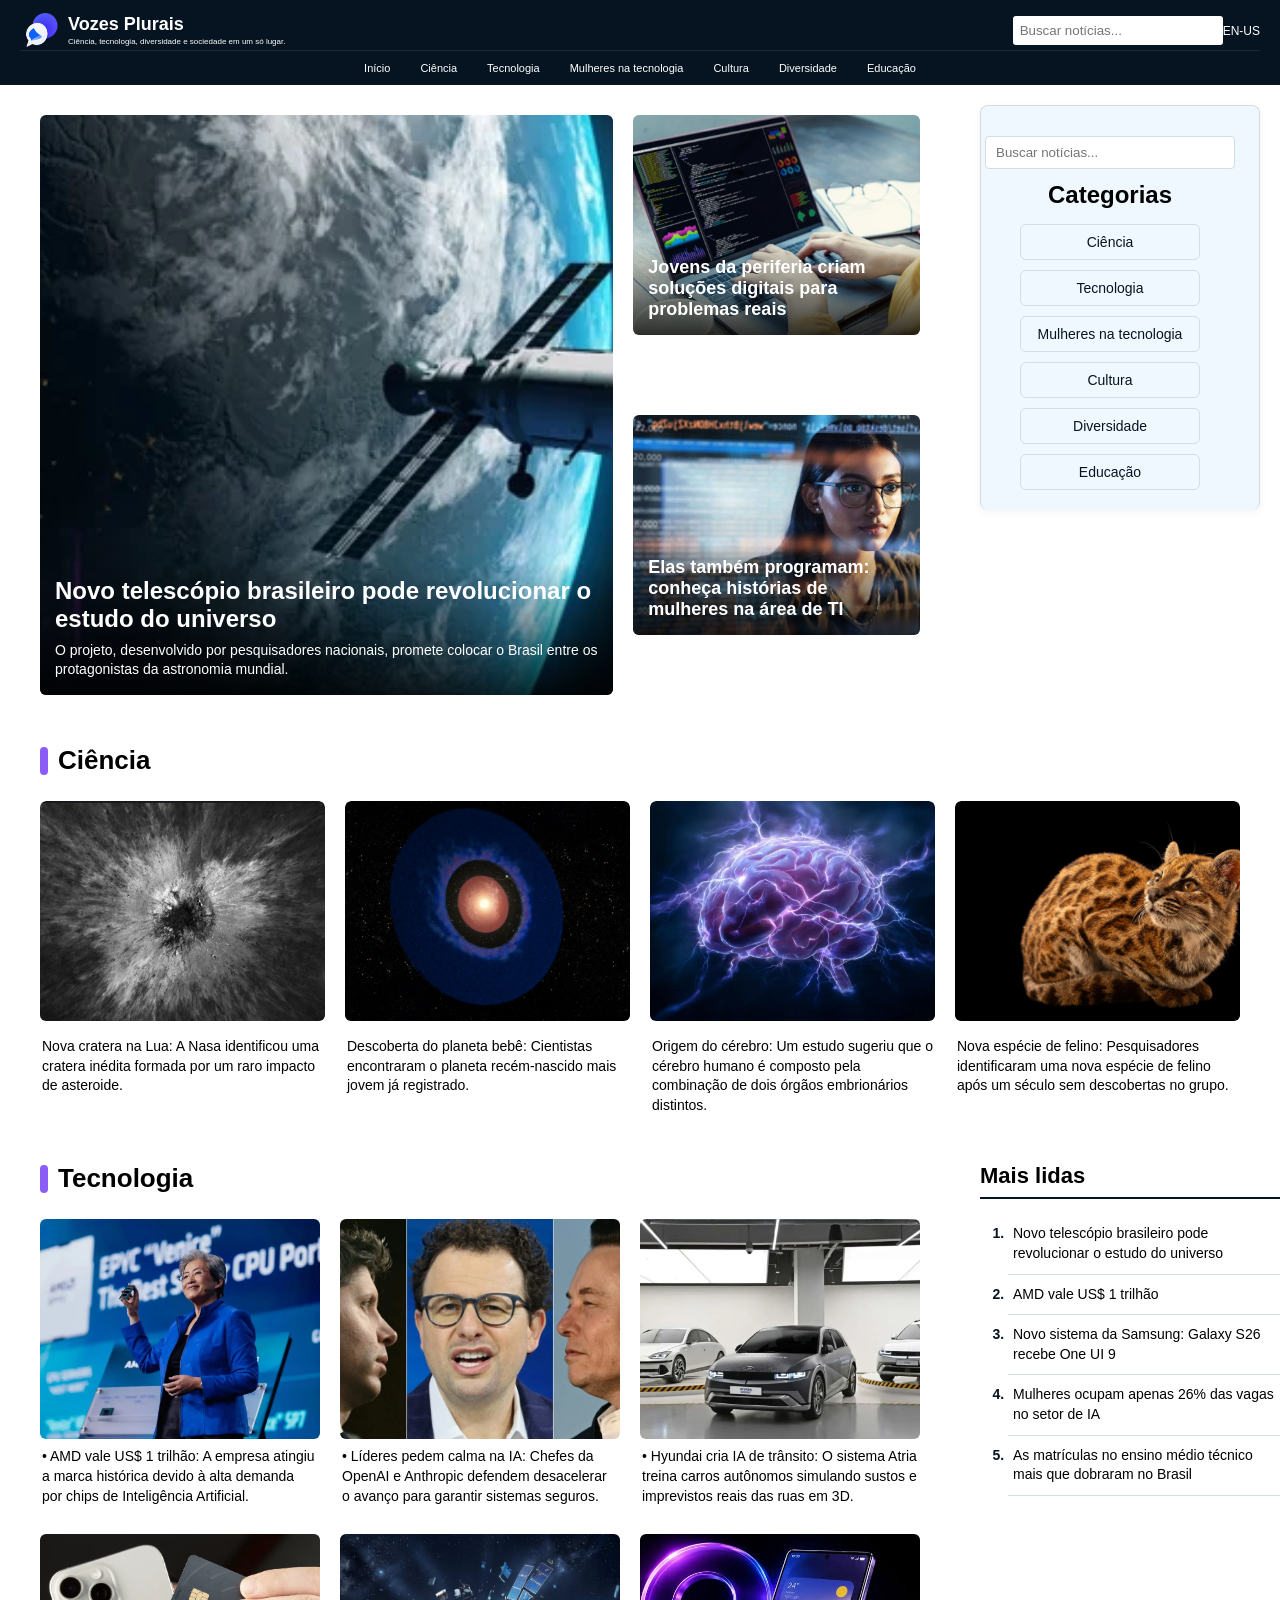
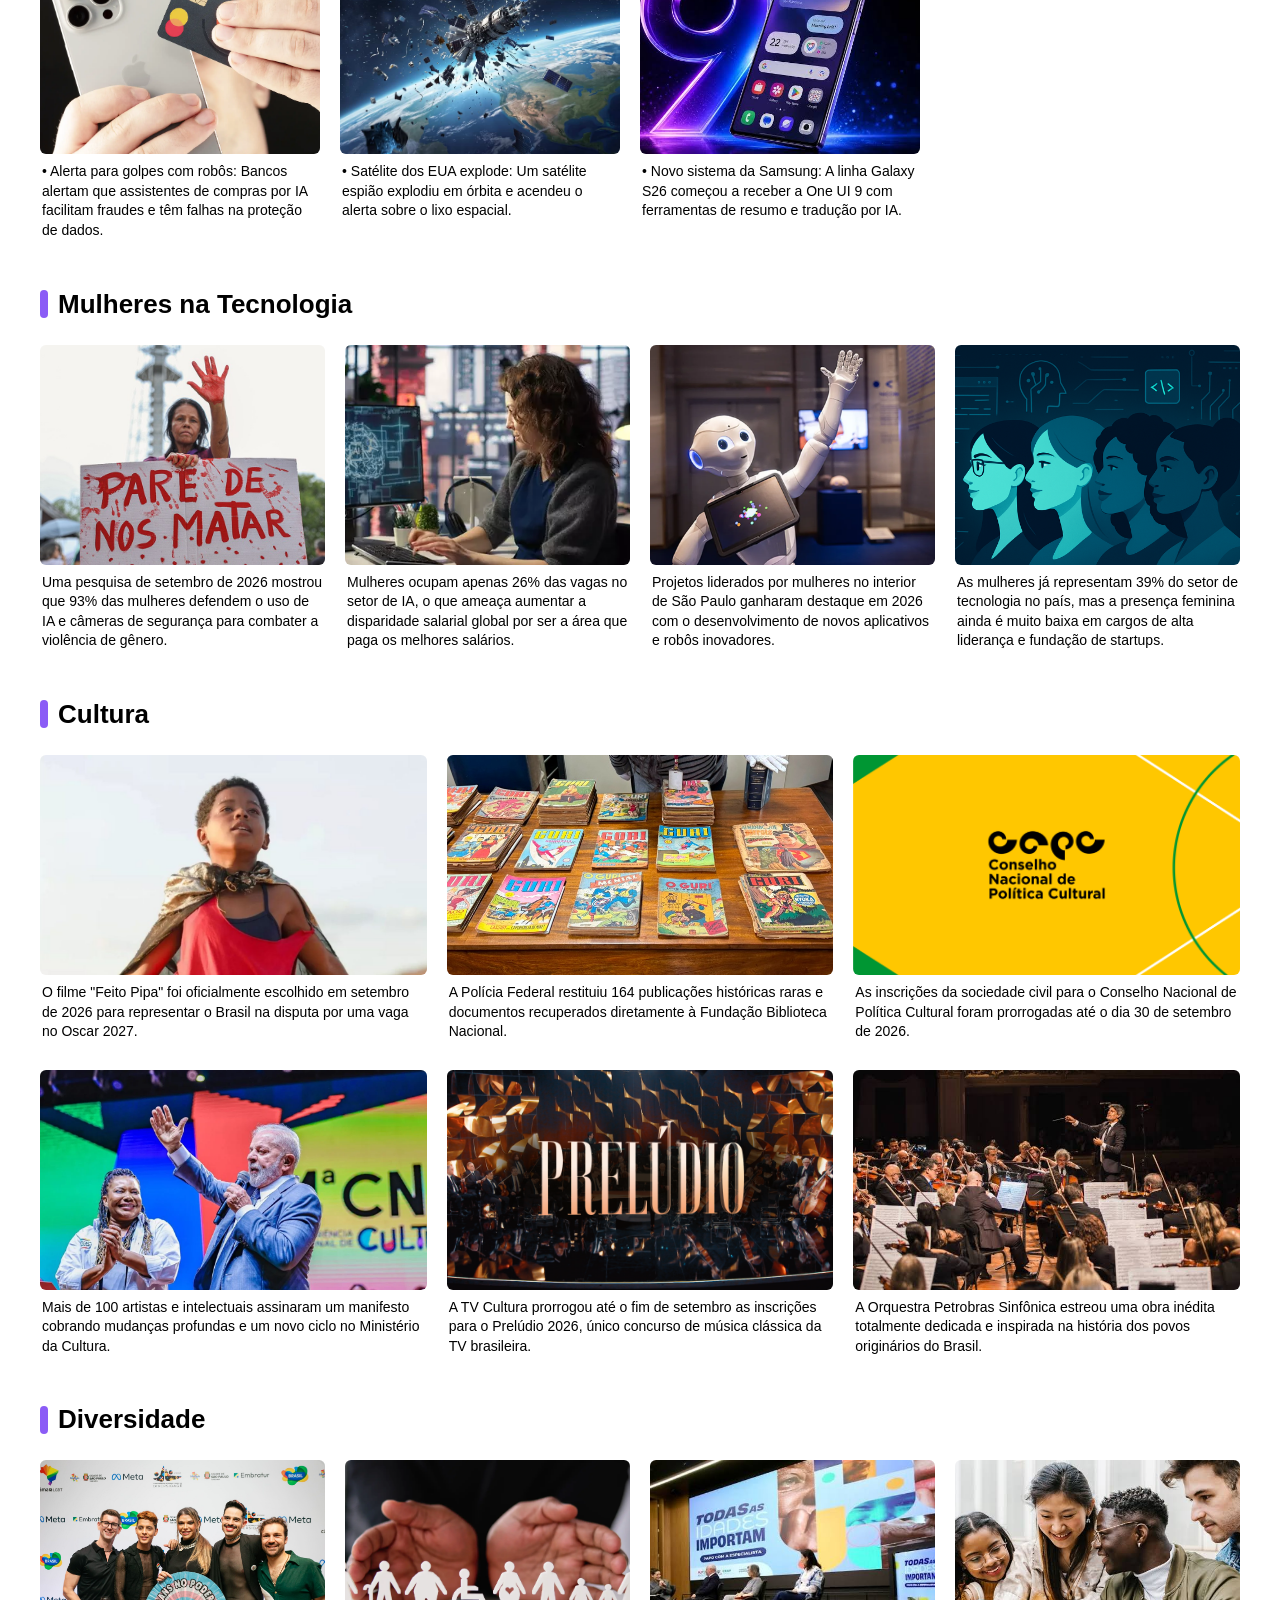
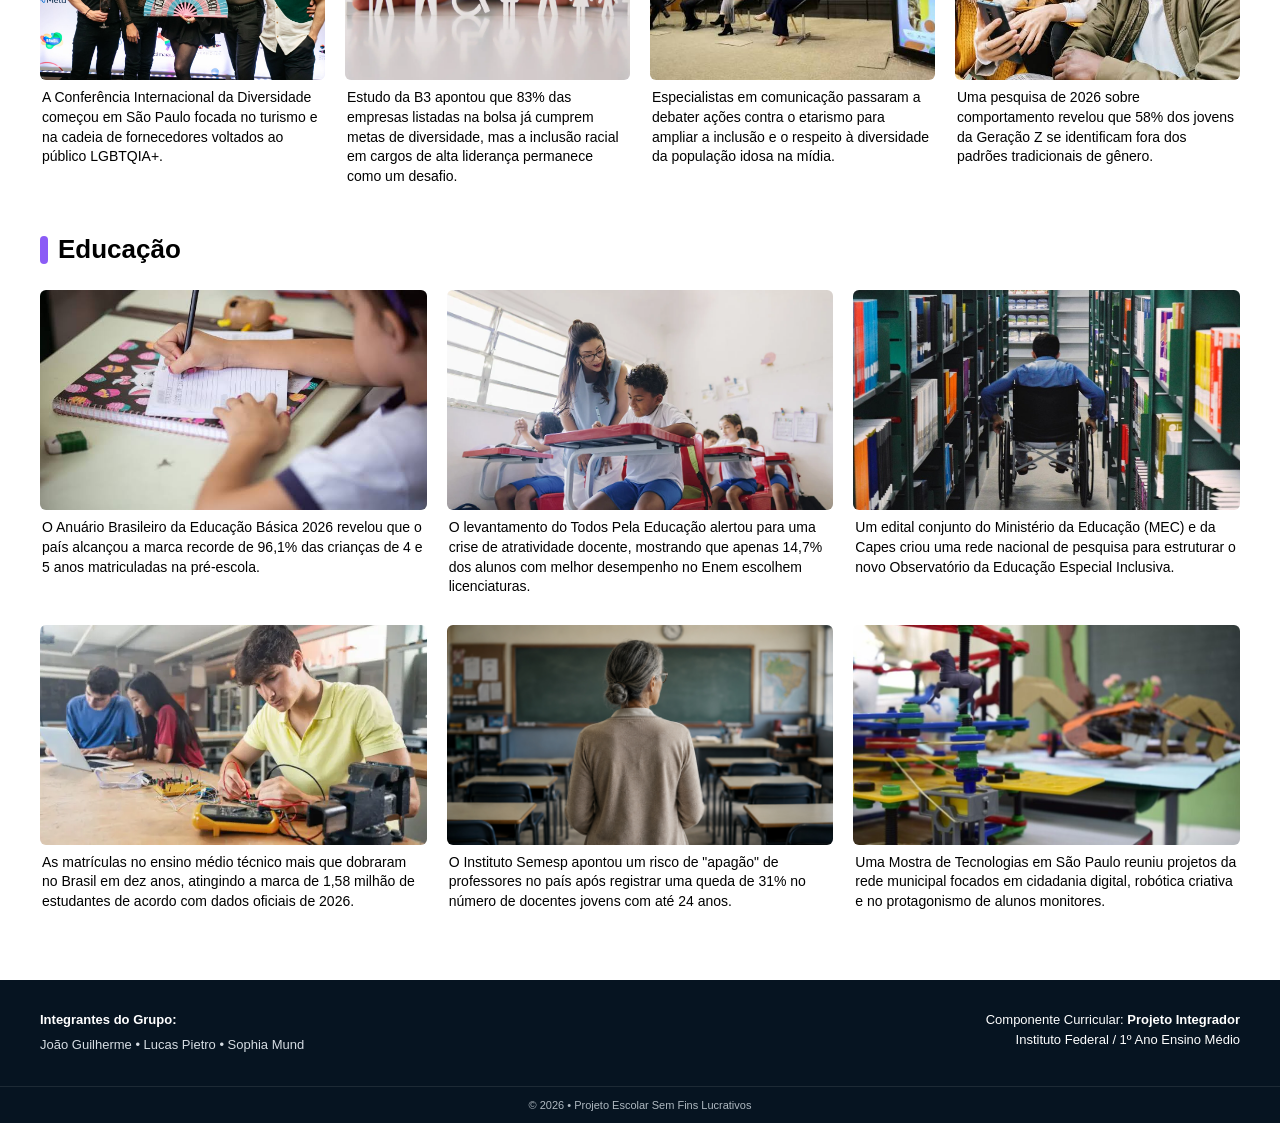
<file: index.html>
<!doctype html>
<html lang="pt-BR">
  <head>
    <meta charset="UTF-8" />
    <meta name="viewport" content="width=device-width, initial-scale=1.0" />
    <title>Vozes Plurais</title>
    <link rel="icon" href="img/icons8-diversidade-32.png" type="image/x-icon" />
    <link rel="stylesheet" href="css/style.css">
  </head>
  <body>
    <!-- ===== CABEÇALHO ===== -->
    <header>
        <div class="logo">
            <img src="img/logo.png" alt="">
        </div>
      <div class="título">
        <h1>Vozes Plurais</h1>
        <p>Ciência, tecnologia, diversidade e sociedade em um só lugar.</p>
      </div>

      <input
        type="text"
        name="barraPesquisa"
        id="barraPesquisa"
        placeholder="Buscar notícias..."
      />

      <!-- ===== Botão idioma ===== -->
      <div class="seletorIdioma">
        <a href="indexEn.html" class="botaoSeletorIdioma">
          <!-- Imagem da bandeira -->
          <span>EN-US</span>
        </a>
      </div>

      <!-- ===== Barra de navegação de temas do topo =====-->
      <nav>
        <a href="#inicio">Início</a>
        <a href="#ciencia">Ciência</a>
        <a href="#tecnologia">Tecnologia</a>
        <a href="#mulheresNaTecnologia">Mulheres na tecnologia</a>
        <a href="#cultura">Cultura</a>
        <a href="#diversidade">Diversidade</a>
        <a href="#educacao">Educação</a>
      </nav>
    </header>

    <!--  ===== CONTEÚDO ===== -->
    <main>
      <!-- ===== Seção Início ===== -->
       <div class="inicio-com-sidebar">
      <section id="inicio">
        <div class="container-inicio-imagem1">
          <img src="img/inicio/satelite.webp" alt="Visão da terra do espaço" />

          <div class="texto-sobreposto">
            <h3>
              Novo telescópio brasileiro pode revolucionar o estudo do universo
            </h3>
            <p>
              O projeto, desenvolvido por pesquisadores nacionais, promete
              colocar o Brasil entre os protagonistas da astronomia mundial.
            </p>
          </div>
        </div>

        <div class="container-inicio-imagem2">
          <img
            src="img/inicio/notebook.jpg"
            alt="Notebook com pessoa programando"
          />
          <div class="texto-sobreposto">
            <h3>
              Jovens da periferia criam soluções digitais para problemas reais
            </h3>
          </div>
        </div>

        <div class="container-inicio-imagem3">
          <img
            src="img/inicio/mulher1.jpg"
            alt="Mulher utilizando computador"
          />
          <div class="texto-sobreposto">
            <h3>
              Elas também programam: conheça histórias de mulheres na área de TI
            </h3>
          </div>
        </div>
      </section>

      <!-- ===== Barra Lateral de buscar categorias ===== -->
      <aside id="barraLateral1">
        <input
          type="text"
          name="barraPesquisa"
          id="barraPesquisa-aside"
          placeholder="Buscar notícias..."
        />

        <h2>Categorias</h2>
        <nav>
          <a href="#ciencia">Ciência</a>
          <a href="#tecnologia">Tecnologia</a>
          <a href="#mulheresNaTecnologia">Mulheres na tecnologia</a>
          <a href="#cultura">Cultura</a>
          <a href="#diversidade">Diversidade</a>
          <a href="#educacao">Educação</a>
        </nav>
      </aside>
      </div>

      <!-- ===== Seção CIÊNCIA ===== -->
      <section id="ciencia">
        <h2>Ciência</h2>
        <div class="container-ciencia-imagem1">
          <figure>
            <img src="img/ciencia/cratera.jpeg" alt="cratera na lua" />
            <figcaption>
              Nova cratera na Lua: A Nasa identificou uma cratera inédita
              formada por um raro impacto de asteroide.
            </figcaption>
          </figure>
        </div>

        <div class="container-ciencia-imagem2">
          <figure>
            <img src="img/ciencia/elias.webp" alt="Planeta novo no espaço" />
            <figcaption>
              Descoberta do planeta bebê: Cientistas encontraram o planeta
              recém-nascido mais jovem já registrado.
            </figcaption>
          </figure>
        </div>

        <div class="container-ciencia-imagem3">
          <figure>
            <img src="img/ciencia/cerebro.webp" alt="zoom em cerebro" />
            <figcaption>
              Origem do cérebro: Um estudo sugeriu que o cérebro humano é
              composto pela combinação de dois órgãos embrionários distintos.
            </figcaption>
          </figure>
        </div>

        <div class="container-ciencia-imagem4">
          <figure>
            <img src="img/ciencia/felino.jpg" alt="especie de felino" />
            <figcaption>
              Nova espécie de felino: Pesquisadores identificaram uma nova
              espécie de felino após um século sem descobertas no grupo.
            </figcaption>
          </figure>
        </div>
      </section>

      <!-- ===== Seção TECNOLOGIA ===== -->
       <div class="secao-com-sidebar">
      <section id="tecnologia">
        <h2>Tecnologia</h2>
        <div class="container-ciencia-imagem1">
          <figure>
            <img src="img/tecnologia/amd.webp" alt="CEO da empresa amd" />
            <figcaption>
              • AMD vale US$ 1 trilhão: A empresa atingiu a marca histórica
              devido à alta demanda por chips de Inteligência Artificial.
            </figcaption>
          </figure>
        </div>
        <!-- ================================================================= -->
        <div class="container-ciencia-imagem2">
          <figure>
            <img
              src="img/tecnologia/setor-ia.webp"
              alt="Rostos conhecidos no mundo das IAs"
            />
            <figcaption>
              • Líderes pedem calma na IA: Chefes da OpenAI e Anthropic defendem
              desacelerar o avanço para garantir sistemas seguros.
            </figcaption>
          </figure>
        </div>
        <!-- ================================================================= -->
        <div class="container-ciencia-imagem3">
          <figure>
            <img
              src="img/tecnologia/hyundai.webp"
              alt="carros da marca hyundai"
            />
            <figcaption>
              • Hyundai cria IA de trânsito: O sistema Atria treina carros
              autônomos simulando sustos e imprevistos reais das ruas em 3D.
            </figcaption>
          </figure>
        </div>
        <!-- ================================================================= -->
        <div class="container-ciencia-imagem4">
          <figure>
            <img
              src="img/tecnologia/bancos-ia.webp"
              alt="Imagem de um celular e um cartão, represetando compras online"
            />
            <figcaption>
              • Alerta para golpes com robôs: Bancos alertam que assistentes de
              compras por IA facilitam fraudes e têm falhas na proteção de
              dados.
            </figcaption>
          </figure>
        </div>
        <!-- ================================================================= -->
        <div class="container-ciencia-imagem5">
          <figure>
            <img
              src="img/tecnologia/satelite-explosao.jpg"
              alt="imagem de um satelite destruído"
            />
            <figcaption>
              • Satélite dos EUA explode: Um satélite espião explodiu em órbita
              e acendeu o alerta sobre o lixo espacial.
            </figcaption>
          </figure>
        </div>
        <!-- ================================================================= -->
        <div class="container-ciencia-imagem6">
          <figure>
            <img
              src="img/tecnologia/one-ui9.jpeg"
              alt="imagem de um celular com a nova tecnologia One UI 9"
            />
            <figcaption>
              • Novo sistema da Samsung: A linha Galaxy S26 começou a receber a
              One UI 9 com ferramentas de resumo e tradução por IA.
            </figcaption>
          </figure>
        </div>
      </section>

      <!-- ===== Barra Lateral de mais lidas ATUALIZAR AO FINALIZAR TODAS NOTICIAS ===== -->
       
      <aside id="barraLateral2">
        <h2>Mais lidas</h2>
        <ol>
          <li>
            Novo telescópio brasileiro pode revolucionar o estudo do universo
          </li>
          <li>AMD vale US$ 1 trilhão</li>
          <li>Novo sistema da Samsung: Galaxy S26 recebe One UI 9</li>
          <li>Mulheres ocupam apenas 26% das vagas no setor de IA</li>
          <li>
            As matrículas no ensino médio técnico mais que dobraram no Brasil
          </li>
        </ol>
      </aside>
      </div>

      <!-- ===== Seção MULHERES NA TECNOLOGIA ===== -->
      <section id="mulheresNaTecnologia">
        <h2>Mulheres na Tecnologia</h2>
        <div class="container-mulheresNaTecnologia-imagem1">
          <figure>
            <img
              src="img/mulheres/feminicidio-ia.jpeg"
              alt="mulher com cartaz contra o feminicídio"
            />
            <figcaption>
              Uma pesquisa de setembro de 2026 mostrou que 93% das mulheres
              defendem o uso de IA e câmeras de segurança para combater a
              violência de gênero.
            </figcaption>
          </figure>
        </div>
        <!-- ================================================================= -->
        <div class="container-mulheresNaTecnologia-imagem2">
          <figure>
            <img
              src="img/mulheres/desigualdade-ia.webp"
              alt="duas mulheres trabalhando com tecnologia"
            />
            <figcaption>
              Mulheres ocupam apenas 26% das vagas no setor de IA, o que ameaça
              aumentar a disparidade salarial global por ser a área que paga os
              melhores salários.
            </figcaption>
          </figure>
        </div>
        <!-- ================================================================= -->
        <div class="container-mulheresNaTecnologia-imagem3">
          <figure>
            <img
              src="img/mulheres/robotica.webp"
              alt="robô para feiras de robótica"
            />
            <figcaption>
              Projetos liderados por mulheres no interior de São Paulo ganharam
              destaque em 2026 com o desenvolvimento de novos aplicativos e
              robôs inovadores.
            </figcaption>
          </figure>
        </div>
        <!-- ================================================================= -->
        <div class="container-mulheresNaTecnologia-imagem4">
          <figure>
            <img
              src="img/mulheres/crescimento-setor.png"
              alt="Imagem de mulheres relacionadas a tecnologia"
            />
            <figcaption>
              As mulheres já representam 39% do setor de tecnologia no país, mas
              a presença feminina ainda é muito baixa em cargos de alta
              liderança e fundação de startups.
            </figcaption>
          </figure>
        </div>
      </section>

      <!-- ===== Seção CULTURA ===== -->
      <section id="cultura">
        <h2>Cultura</h2>
        <div class="container-cultura-imagem1">
          <figure>
            <img
              src="img/cultura/filme-pipa.jpg"
              alt="Criança correndo ao ar livre"
            />
            <figcaption>
              O filme "Feito Pipa" foi oficialmente escolhido em setembro de
              2026 para representar o Brasil na disputa por uma vaga no Oscar
              2027.
            </figcaption>
          </figure>
        </div>
        <!-- ================================================================= -->
        <div class="container-cultura-imagem2">
          <figure>
            <img
              src="img/cultura/pf-obras.jpeg"
              alt="documentos restituídos pela Polícia Federal"
            />
            <figcaption>
              A Polícia Federal restituiu 164 publicações históricas raras e
              documentos recuperados diretamente à Fundação Biblioteca Nacional.
            </figcaption>
          </figure>
        </div>
        <!-- ================================================================= -->
        <div class="container-cultura-imagem3">
          <figure>
            <img
              src="img/cultura/cnpc.jpg"
              alt="logo do conselho nacional de política cultural"
            />
            <figcaption>
              As inscrições da sociedade civil para o Conselho Nacional de
              Política Cultural foram prorrogadas até o dia 30 de setembro de
              2026.
            </figcaption>
          </figure>
        </div>
        <!-- ================================================================= -->
        <div class="container-cultura-imagem4">
          <figure>
            <img
              src="img/cultura/artistas-lula.webp"
              alt="Presidente da república, Lula"
            />
            <figcaption>
              Mais de 100 artistas e intelectuais assinaram um manifesto
              cobrando mudanças profundas e um novo ciclo no Ministério da
              Cultura.
            </figcaption>
          </figure>
        </div>
        <!-- ================================================================= -->
        <div class="container-cultura-imagem5">
          <figure>
            <img
              src="img/cultura/preludio-tvCultura.png"
              alt="Banner prelúdio da Tv Cultura"
            />
            <figcaption>
              A TV Cultura prorrogou até o fim de setembro as inscrições para o
              Prelúdio 2026, único concurso de música clássica da TV brasileira.
            </figcaption>
          </figure>
        </div>
        <!-- ================================================================= -->
        <div class="container-cultura-imagem6">
          <figure>
            <img
              src="img/cultura/orquestra.jpeg"
              alt="Imagem da orquestra Petrobras"
            />
            <figcaption>
              A Orquestra Petrobras Sinfônica estreou uma obra inédita
              totalmente dedicada e inspirada na história dos povos originários
              do Brasil.
            </figcaption>
          </figure>
        </div>
      </section>

      <!-- ===== Seção DIVERSIDADE ===== -->
      <section id="diversidade">
        <h2>Diversidade</h2>
        <div class="container-diversidade-imagem1">
          <figure>
            <img
              src="img/diversidade/conferencia.jpg"
              alt="Imagem de uma conferência sobre diversidade"
            />
            <figcaption>
              A Conferência Internacional da Diversidade começou em São Paulo
              focada no turismo e na cadeia de fornecedores voltados ao público
              LGBTQIA+.
            </figcaption>
          </figure>
        </div>
        <!-- ================================================================= -->
        <div class="container-diversidade-imagem2">
          <figure>
            <img
              src="img/diversidade/metas-empresas.webp"
              alt="imagens de bonecos representando diversos tipos de pessoas, a diversidade"
            />
            <figcaption>
              Estudo da B3 apontou que 83% das empresas listadas na bolsa já
              cumprem metas de diversidade, mas a inclusão racial em cargos de
              alta liderança permanece como um desafio.
            </figcaption>
          </figure>
        </div>
        <!-- ================================================================= -->
        <div class="container-diversidade-imagem3">
          <figure>
            <img
              src="img/diversidade/debates-etarismo.jpeg"
              alt="Pessoas reunidas em debate sobre etarismo"
            />
            <figcaption>
              Especialistas em comunicação passaram a debater ações contra o
              etarismo para ampliar a inclusão e o respeito à diversidade da
              população idosa na mídia.
            </figcaption>
          </figure>
        </div>
        <!-- ================================================================= -->
        <div class="container-diversidade-imagem4">
          <figure>
            <img
              src="img/diversidade/identificacao-genero-jovens.jpeg"
              alt="Jovens diversos reunidos conversando e rindo"
            />
            <figcaption>
              Uma pesquisa de 2026 sobre comportamento revelou que 58% dos
              jovens da Geração Z se identificam fora dos padrões tradicionais
              de gênero.
            </figcaption>
          </figure>
        </div>
      </section>

      <!-- ===== Seção EDUCAÇÃO ===== -->
      <section id="educacao">
        <h2>Educação</h2>
        <div class="container-ciencia-imagem1">
          <figure>
            <img
              src="img/educacao/marca-criancas-matriculadas.jpeg"
              alt="Criança estudando na escola"
            />
            <figcaption>
              O Anuário Brasileiro da Educação Básica 2026 revelou que o país
              alcançou a marca recorde de 96,1% das crianças de 4 e 5 anos
              matriculadas na pré-escola.
            </figcaption>
          </figure>
        </div>
        <!-- ================================================================= -->
        <div class="container-ciencia-imagem2">
          <figure>
            <img
              src="img/educacao/crise-professores.webp"
              alt="professora auxiliando aluno em sala de aula"
            />
            <figcaption>
              O levantamento do Todos Pela Educação alertou para uma crise de
              atratividade docente, mostrando que apenas 14,7% dos alunos com
              melhor desempenho no Enem escolhem licenciaturas.
            </figcaption>
          </figure>
        </div>
        <!-- ================================================================= -->
        <div class="container-ciencia-imagem3">
          <figure>
            <img
              src="img/educacao/redeNacional-inclusiva.jpeg"
              alt="Aluno com cadeira de rodas visitando a biblioteca de sua escola"
            />
            <figcaption>
              Um edital conjunto do Ministério da Educação (MEC) e da Capes
              criou uma rede nacional de pesquisa para estruturar o novo
              Observatório da Educação Especial Inclusiva.
            </figcaption>
          </figure>
        </div>
        <!-- ================================================================= -->
        <div class="container-ciencia-imagem4">
          <figure>
            <img
              src="img/educacao/numeros-em-tecnico.webp"
              alt="jovem fazendo trabalho de seu curso tecnico"
            />
            <figcaption>
              As matrículas no ensino médio técnico mais que dobraram no Brasil
              em dez anos, atingindo a marca de 1,58 milhão de estudantes de
              acordo com dados oficiais de 2026.
            </figcaption>
          </figure>
        </div>
        <!-- ================================================================= -->
        <div class="container-ciencia-imagem5">
          <figure>
            <img
              src="img/educacao/sem-professores.jpg"
              alt="Professora em uma sala de aula sem alunos"
            />
            <figcaption>
              O Instituto Semesp apontou um risco de "apagão" de professores no
              país após registrar uma queda de 31% no número de docentes jovens
              com até 24 anos.
            </figcaption>
          </figure>
        </div>
        <!-- ================================================================= -->
        <div class="container-ciencia-imagem6">
          <figure>
            <img
              src="img/educacao/mostra-tecnologia.jpg"
              alt="Feira relacionada a educação"
            />
            <figcaption>
              Uma Mostra de Tecnologias em São Paulo reuniu projetos da rede
              municipal focados em cidadania digital, robótica criativa e no
              protagonismo de alunos monitores.
            </figcaption>
          </figure>
        </div>
      </section>
    </main>

    <footer class="footer-escolar">
      <div class="footer-container">
        <!-- Identificação do Grupo -->
        <div class="footer-secao">
          <p class="titulo-grupo"><strong>Integrantes do Grupo:</strong></p>
          <p class="membros">
            João Guilherme &bull; Lucas Pietro &bull; Sophia Mund
          </p>
        </div>

        <!-- Informações da Escola / Curso -->
        <div class="footer-section">
          <p>Componente Curricular: <strong>Projeto Integrador</strong></p>
          <p>Instituto Federal / 1º Ano Ensino Médio</p>
        </div>
      </div>

      <!-- Barra de Ano -->
      <div class="footer-ano">
        <p>&copy; 2026 &bull; Projeto Escolar Sem Fins Lucrativos</p>
      </div>
    </footer>
  </body>
</html>
</file>
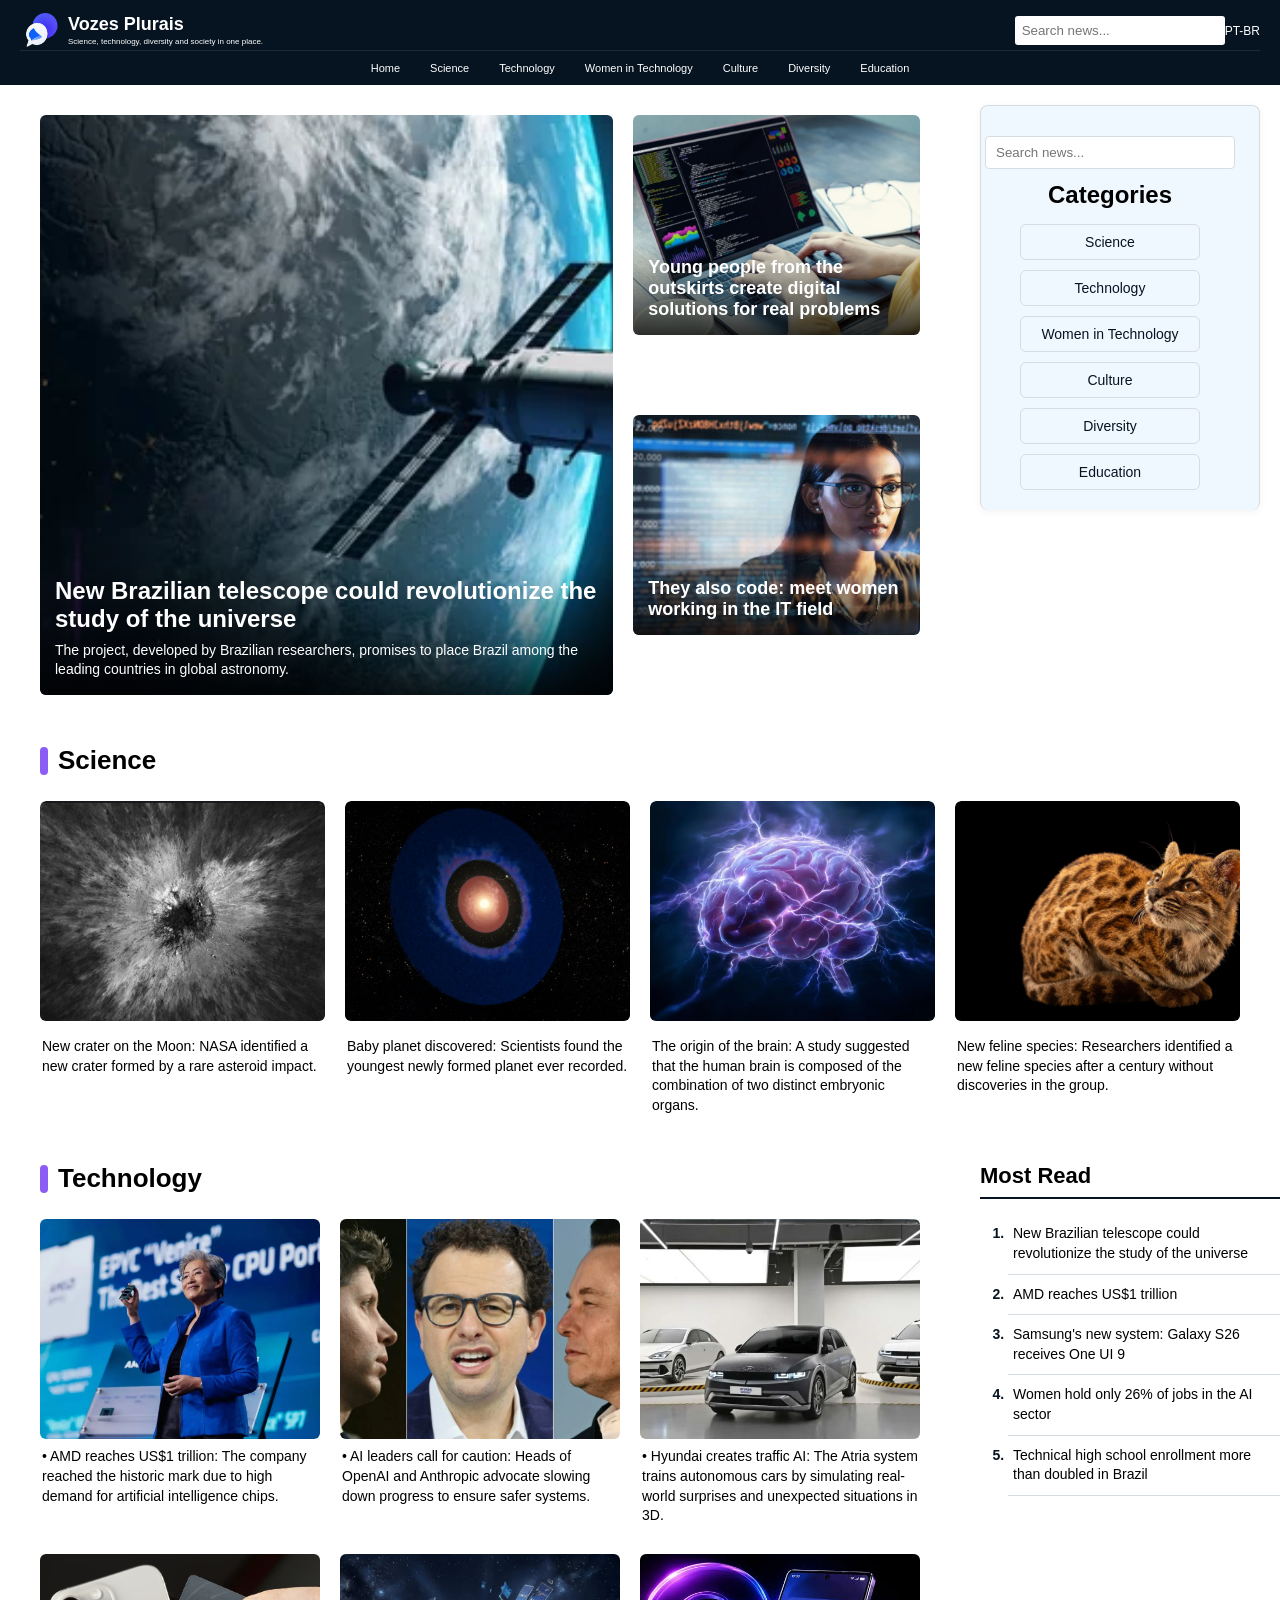
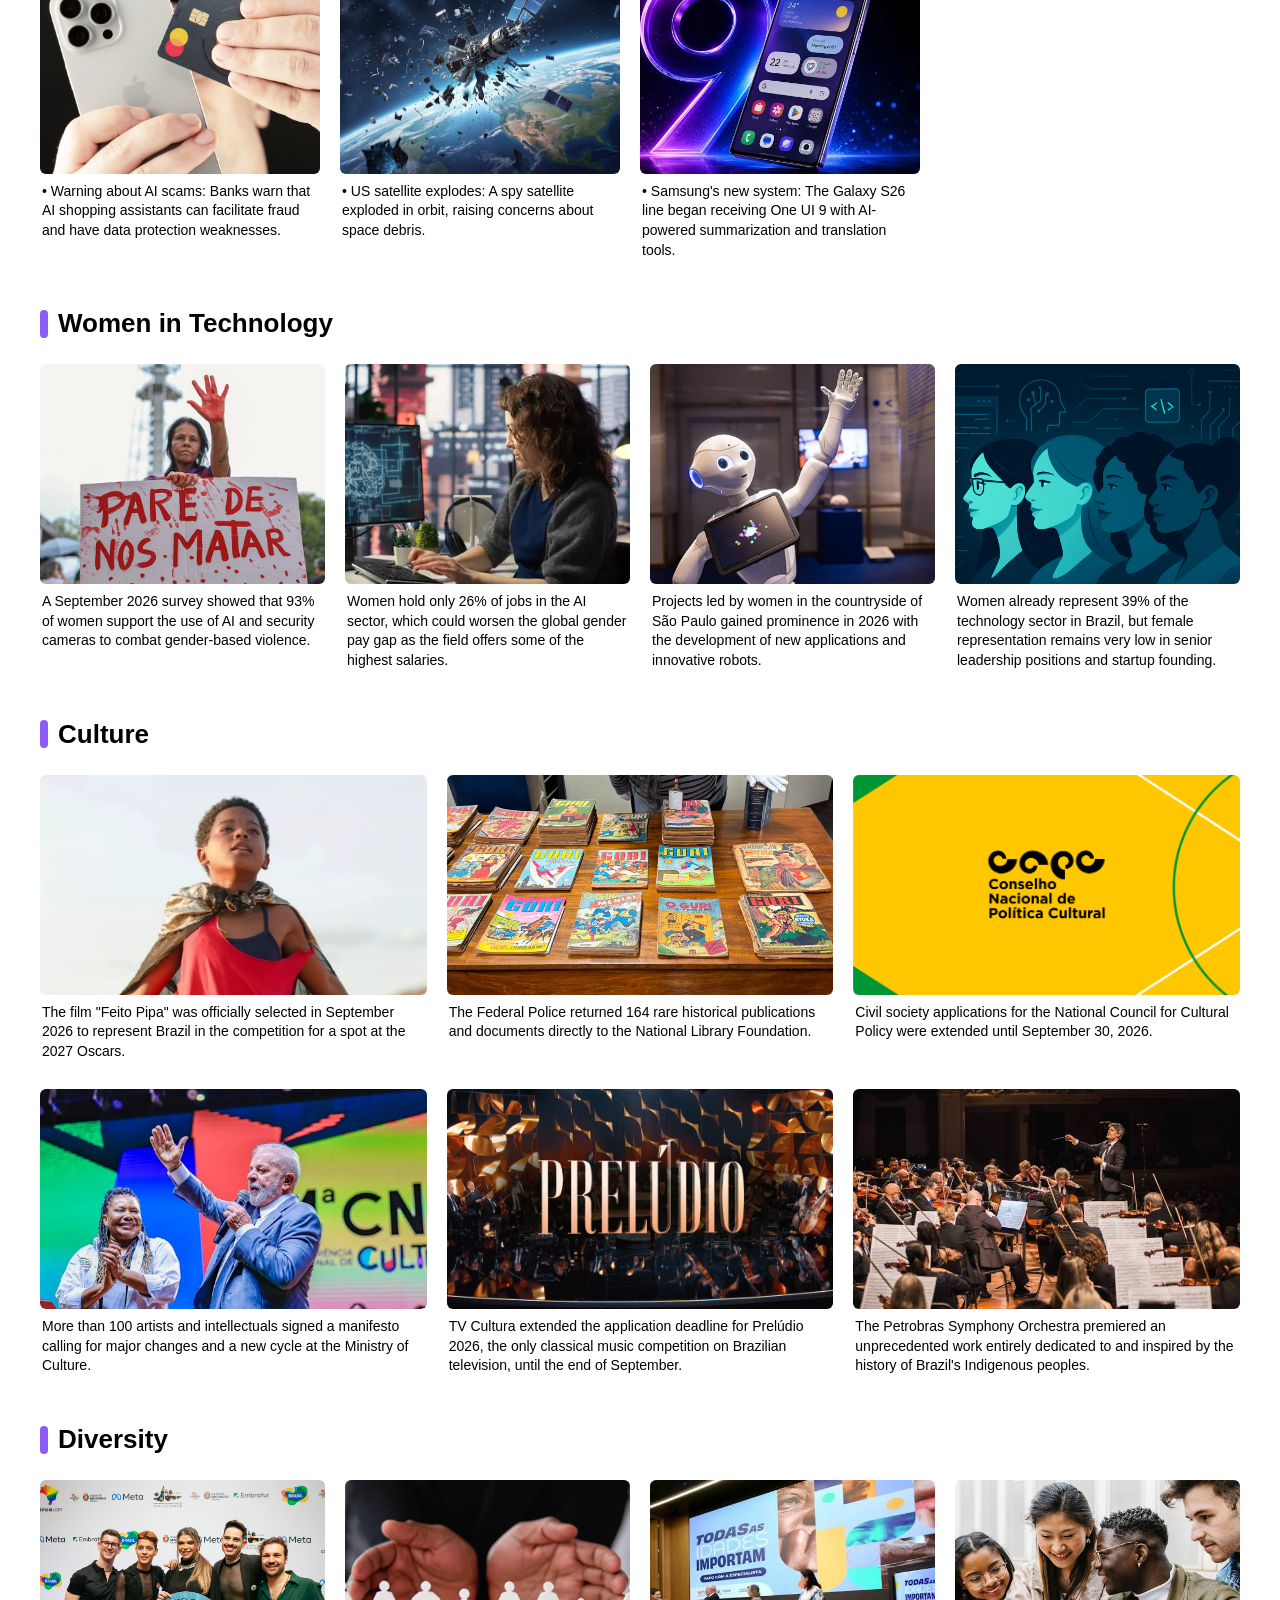
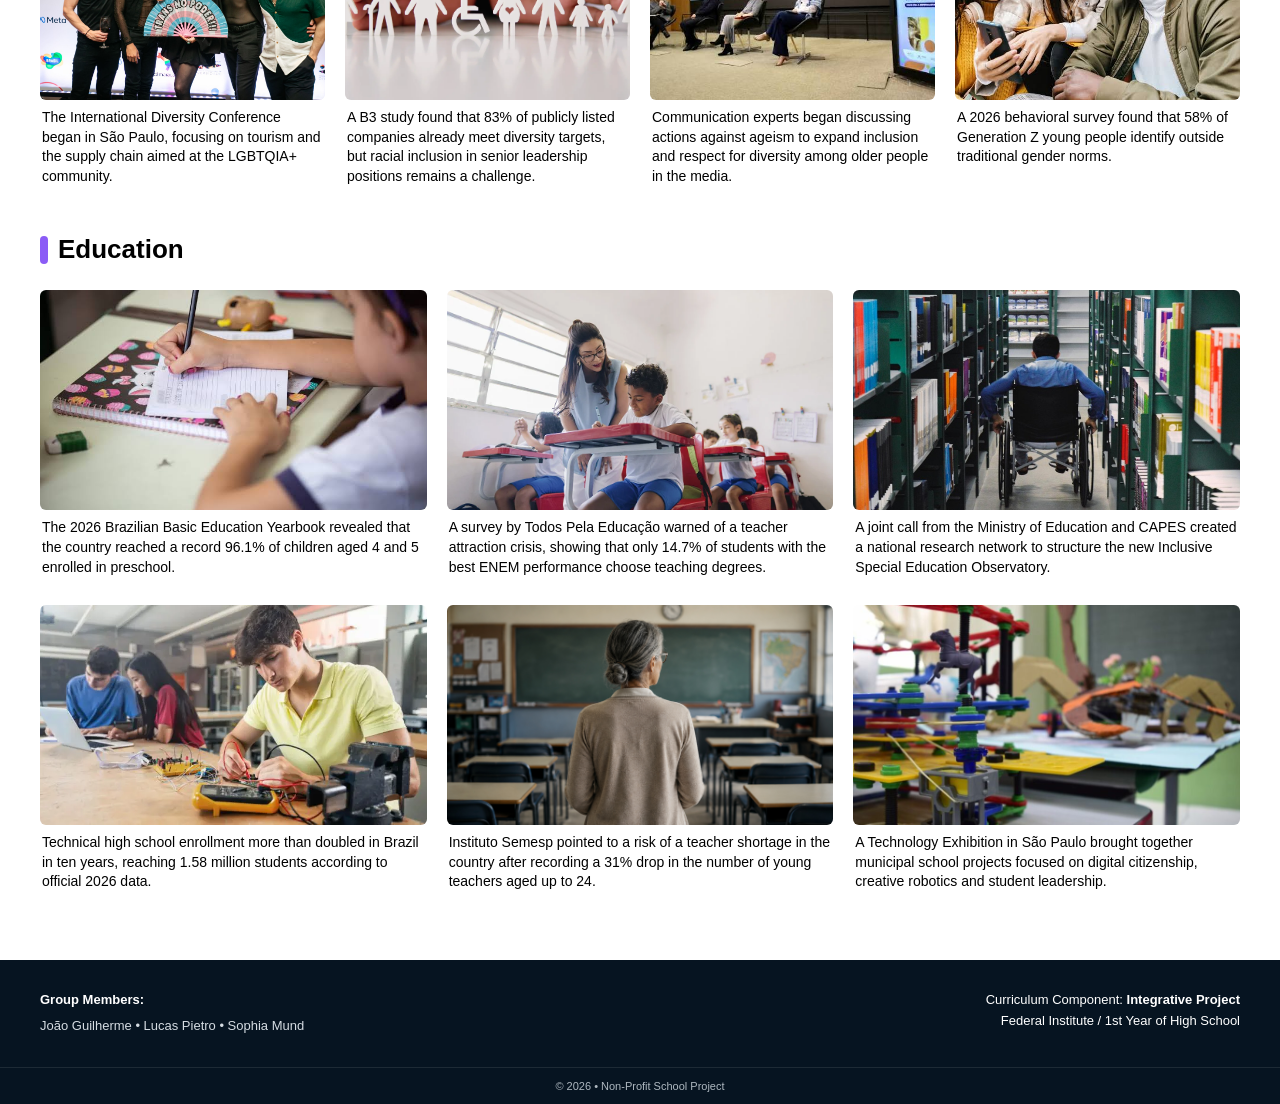
<file: indexEn.html>
<!doctype html>
<html lang="en">
  <head>
    <meta charset="UTF-8" />
    <meta name="viewport" content="width=device-width, initial-scale=1.0" />
    <title>Vozes Plurais</title>
    <link rel="icon" href="img/icons8-diversidade-32.png" type="image/x-icon" />
    <link rel="stylesheet" href="css/style.css" />
  </head>

  <body>
    <!-- ===== HEADER ===== -->
    <header>
      <div class="logo">
        <img src="img/logo.png" alt="" />
      </div>

      <div class="título">
        <h1>Vozes Plurais</h1>
        <p>Science, technology, diversity and society in one place.</p>
      </div>

      <input
        type="text"
        name="barraPesquisa"
        id="barraPesquisa"
        placeholder="Search news..."
      />

      <!-- ===== LANGUAGE BUTTON ===== -->
      <div class="seletorIdioma">
        <a href="index.html" class="botaoSeletorIdioma">
          <span>PT-BR</span>
        </a>
      </div>

      <!-- ===== TOPIC NAVIGATION ===== -->
      <nav>
        <a href="#inicio">Home</a>
        <a href="#ciencia">Science</a>
        <a href="#tecnologia">Technology</a>
        <a href="#mulheresNaTecnologia">Women in Technology</a>
        <a href="#cultura">Culture</a>
        <a href="#diversidade">Diversity</a>
        <a href="#educacao">Education</a>
      </nav>
    </header>

    <!-- ===== CONTENT ===== -->
    <main>
      <!-- ===== HOME SECTION ===== -->
      <div class="inicio-com-sidebar">
        <section id="inicio">
          <div class="container-inicio-imagem1">
            <img
              src="img/inicio/satelite.webp"
              alt="View of Earth from space"
            />

            <div class="texto-sobreposto">
              <h3>
                New Brazilian telescope could revolutionize the study of the
                universe
              </h3>
              <p>
                The project, developed by Brazilian researchers, promises to
                place Brazil among the leading countries in global astronomy.
              </p>
            </div>
          </div>

          <div class="container-inicio-imagem2">
            <img
              src="img/inicio/notebook.jpg"
              alt="Laptop with a person programming"
            />

            <div class="texto-sobreposto">
              <h3>
                Young people from the outskirts create digital solutions for
                real problems
              </h3>
            </div>
          </div>

          <div class="container-inicio-imagem3">
            <img src="img/inicio/mulher1.jpg" alt="Woman using a computer" />

            <div class="texto-sobreposto">
              <h3>They also code: meet women working in the IT field</h3>
            </div>
          </div>
        </section>

        <!-- ===== CATEGORIES SIDEBAR ===== -->
        <aside id="barraLateral1">
          <input
            type="text"
            name="barraPesquisa"
            id="barraPesquisa-aside"
            placeholder="Search news..."
          />

          <h2>Categories</h2>

          <nav>
            <a href="#ciencia">Science</a>
            <a href="#tecnologia">Technology</a>
            <a href="#mulheresNaTecnologia">Women in Technology</a>
            <a href="#cultura">Culture</a>
            <a href="#diversidade">Diversity</a>
            <a href="#educacao">Education</a>
          </nav>
        </aside>
      </div>

      <!-- ===== SCIENCE SECTION ===== -->
      <section id="ciencia">
        <h2>Science</h2>

        <div class="container-ciencia-imagem1">
          <figure>
            <img src="img/ciencia/cratera.jpeg" alt="Crater on the Moon" />
            <figcaption>
              New crater on the Moon: NASA identified a new crater formed by a
              rare asteroid impact.
            </figcaption>
          </figure>
        </div>

        <div class="container-ciencia-imagem2">
          <figure>
            <img src="img/ciencia/elias.webp" alt="New planet in space" />
            <figcaption>
              Baby planet discovered: Scientists found the youngest newly formed
              planet ever recorded.
            </figcaption>
          </figure>
        </div>

        <div class="container-ciencia-imagem3">
          <figure>
            <img src="img/ciencia/cerebro.webp" alt="Close-up of a brain" />
            <figcaption>
              The origin of the brain: A study suggested that the human brain is
              composed of the combination of two distinct embryonic organs.
            </figcaption>
          </figure>
        </div>

        <div class="container-ciencia-imagem4">
          <figure>
            <img src="img/ciencia/felino.jpg" alt="Species of feline" />
            <figcaption>
              New feline species: Researchers identified a new feline species
              after a century without discoveries in the group.
            </figcaption>
          </figure>
        </div>
      </section>

      <!-- ===== TECHNOLOGY SECTION ===== -->
      <div class="secao-com-sidebar">
        <section id="tecnologia">
          <h2>Technology</h2>

          <div class="container-ciencia-imagem1">
            <figure>
              <img src="img/tecnologia/amd.webp" alt="CEO of AMD" />
              <figcaption>
                • AMD reaches US$1 trillion: The company reached the historic
                mark due to high demand for artificial intelligence chips.
              </figcaption>
            </figure>
          </div>

          <div class="container-ciencia-imagem2">
            <figure>
              <img
                src="img/tecnologia/setor-ia.webp"
                alt="Well-known figures in the AI world"
              />
              <figcaption>
                • AI leaders call for caution: Heads of OpenAI and Anthropic
                advocate slowing down progress to ensure safer systems.
              </figcaption>
            </figure>
          </div>

          <div class="container-ciencia-imagem3">
            <figure>
              <img src="img/tecnologia/hyundai.webp" alt="Hyundai cars" />
              <figcaption>
                • Hyundai creates traffic AI: The Atria system trains autonomous
                cars by simulating real-world surprises and unexpected
                situations in 3D.
              </figcaption>
            </figure>
          </div>

          <div class="container-ciencia-imagem4">
            <figure>
              <img
                src="img/tecnologia/bancos-ia.webp"
                alt="Phone and credit card representing online purchases"
              />
              <figcaption>
                • Warning about AI scams: Banks warn that AI shopping assistants
                can facilitate fraud and have data protection weaknesses.
              </figcaption>
            </figure>
          </div>

          <div class="container-ciencia-imagem5">
            <figure>
              <img
                src="img/tecnologia/satelite-explosao.jpg"
                alt="Destroyed satellite"
              />
              <figcaption>
                • US satellite explodes: A spy satellite exploded in orbit,
                raising concerns about space debris.
              </figcaption>
            </figure>
          </div>

          <div class="container-ciencia-imagem6">
            <figure>
              <img
                src="img/tecnologia/one-ui9.jpeg"
                alt="Phone with the new One UI 9 technology"
              />
              <figcaption>
                • Samsung's new system: The Galaxy S26 line began receiving One
                UI 9 with AI-powered summarization and translation tools.
              </figcaption>
            </figure>
          </div>
        </section>

        <!-- ===== MOST READ SIDEBAR ===== -->
        <aside id="barraLateral2">
          <h2>Most Read</h2>

          <ol>
            <li>
              New Brazilian telescope could revolutionize the study of the
              universe
            </li>
            <li>AMD reaches US$1 trillion</li>
            <li>Samsung's new system: Galaxy S26 receives One UI 9</li>
            <li>Women hold only 26% of jobs in the AI sector</li>
            <li>
              Technical high school enrollment more than doubled in Brazil
            </li>
          </ol>
        </aside>
      </div>

      <!-- ===== WOMEN IN TECHNOLOGY ===== -->
      <section id="mulheresNaTecnologia">
        <h2>Women in Technology</h2>

        <div class="container-mulheresNaTecnologia-imagem1">
          <figure>
            <img
              src="img/mulheres/feminicidio-ia.jpeg"
              alt="Woman holding a sign against femicide"
            />
            <figcaption>
              A September 2026 survey showed that 93% of women support the use
              of AI and security cameras to combat gender-based violence.
            </figcaption>
          </figure>
        </div>

        <div class="container-mulheresNaTecnologia-imagem2">
          <figure>
            <img
              src="img/mulheres/desigualdade-ia.webp"
              alt="Two women working with technology"
            />
            <figcaption>
              Women hold only 26% of jobs in the AI sector, which could worsen
              the global gender pay gap as the field offers some of the highest
              salaries.
            </figcaption>
          </figure>
        </div>

        <div class="container-mulheresNaTecnologia-imagem3">
          <figure>
            <img
              src="img/mulheres/robotica.webp"
              alt="Robot for robotics fairs"
            />
            <figcaption>
              Projects led by women in the countryside of São Paulo gained
              prominence in 2026 with the development of new applications and
              innovative robots.
            </figcaption>
          </figure>
        </div>

        <div class="container-mulheresNaTecnologia-imagem4">
          <figure>
            <img
              src="img/mulheres/crescimento-setor.png"
              alt="Women working in technology"
            />
            <figcaption>
              Women already represent 39% of the technology sector in Brazil,
              but female representation remains very low in senior leadership
              positions and startup founding.
            </figcaption>
          </figure>
        </div>
      </section>

      <!-- ===== CULTURE SECTION ===== -->
      <section id="cultura">
        <h2>Culture</h2>

        <div class="container-cultura-imagem1">
          <figure>
            <img
              src="img/cultura/filme-pipa.jpg"
              alt="Child running outdoors"
            />
            <figcaption>
              The film "Feito Pipa" was officially selected in September 2026 to
              represent Brazil in the competition for a spot at the 2027 Oscars.
            </figcaption>
          </figure>
        </div>

        <div class="container-cultura-imagem2">
          <figure>
            <img
              src="img/cultura/pf-obras.jpeg"
              alt="Documents returned by the Federal Police"
            />
            <figcaption>
              The Federal Police returned 164 rare historical publications and
              documents directly to the National Library Foundation.
            </figcaption>
          </figure>
        </div>

        <div class="container-cultura-imagem3">
          <figure>
            <img
              src="img/cultura/cnpc.jpg"
              alt="National Council for Cultural Policy logo"
            />
            <figcaption>
              Civil society applications for the National Council for Cultural
              Policy were extended until September 30, 2026.
            </figcaption>
          </figure>
        </div>

        <div class="container-cultura-imagem4">
          <figure>
            <img
              src="img/cultura/artistas-lula.webp"
              alt="Artists and intellectuals"
            />
            <figcaption>
              More than 100 artists and intellectuals signed a manifesto calling
              for major changes and a new cycle at the Ministry of Culture.
            </figcaption>
          </figure>
        </div>

        <div class="container-cultura-imagem5">
          <figure>
            <img
              src="img/cultura/preludio-tvCultura.png"
              alt="TV Cultura Prelúdio banner"
            />
            <figcaption>
              TV Cultura extended the application deadline for Prelúdio 2026,
              the only classical music competition on Brazilian television,
              until the end of September.
            </figcaption>
          </figure>
        </div>

        <div class="container-cultura-imagem6">
          <figure>
            <img
              src="img/cultura/orquestra.jpeg"
              alt="Petrobras Symphony Orchestra"
            />
            <figcaption>
              The Petrobras Symphony Orchestra premiered an unprecedented work
              entirely dedicated to and inspired by the history of Brazil's
              Indigenous peoples.
            </figcaption>
          </figure>
        </div>
      </section>

      <!-- ===== DIVERSITY SECTION ===== -->
      <section id="diversidade">
        <h2>Diversity</h2>

        <div class="container-diversidade-imagem1">
          <figure>
            <img
              src="img/diversidade/conferencia.jpg"
              alt="Diversity conference"
            />
            <figcaption>
              The International Diversity Conference began in São Paulo,
              focusing on tourism and the supply chain aimed at the LGBTQIA+
              community.
            </figcaption>
          </figure>
        </div>

        <div class="container-diversidade-imagem2">
          <figure>
            <img
              src="img/diversidade/metas-empresas.webp"
              alt="Figures representing different types of people and diversity"
            />
            <figcaption>
              A B3 study found that 83% of publicly listed companies already
              meet diversity targets, but racial inclusion in senior leadership
              positions remains a challenge.
            </figcaption>
          </figure>
        </div>

        <div class="container-diversidade-imagem3">
          <figure>
            <img
              src="img/diversidade/debates-etarismo.jpeg"
              alt="People discussing ageism"
            />
            <figcaption>
              Communication experts began discussing actions against ageism to
              expand inclusion and respect for diversity among older people in
              the media.
            </figcaption>
          </figure>
        </div>

        <div class="container-diversidade-imagem4">
          <figure>
            <img
              src="img/diversidade/identificacao-genero-jovens.jpeg"
              alt="Diverse young people talking and laughing"
            />
            <figcaption>
              A 2026 behavioral survey found that 58% of Generation Z young
              people identify outside traditional gender norms.
            </figcaption>
          </figure>
        </div>
      </section>

      <!-- ===== EDUCATION SECTION ===== -->
      <section id="educacao">
        <h2>Education</h2>

        <div class="container-ciencia-imagem1">
          <figure>
            <img
              src="img/educacao/marca-criancas-matriculadas.jpeg"
              alt="Child studying at school"
            />
            <figcaption>
              The 2026 Brazilian Basic Education Yearbook revealed that the
              country reached a record 96.1% of children aged 4 and 5 enrolled
              in preschool.
            </figcaption>
          </figure>
        </div>

        <div class="container-ciencia-imagem2">
          <figure>
            <img
              src="img/educacao/crise-professores.webp"
              alt="Teacher helping a student in the classroom"
            />
            <figcaption>
              A survey by Todos Pela Educação warned of a teacher attraction
              crisis, showing that only 14.7% of students with the best ENEM
              performance choose teaching degrees.
            </figcaption>
          </figure>
        </div>

        <div class="container-ciencia-imagem3">
          <figure>
            <img
              src="img/educacao/redeNacional-inclusiva.jpeg"
              alt="Student in a wheelchair visiting the school library"
            />
            <figcaption>
              A joint call from the Ministry of Education and CAPES created a
              national research network to structure the new Inclusive Special
              Education Observatory.
            </figcaption>
          </figure>
        </div>

        <div class="container-ciencia-imagem4">
          <figure>
            <img
              src="img/educacao/numeros-em-tecnico.webp"
              alt="Young student working on a technical course assignment"
            />
            <figcaption>
              Technical high school enrollment more than doubled in Brazil in
              ten years, reaching 1.58 million students according to official
              2026 data.
            </figcaption>
          </figure>
        </div>

        <div class="container-ciencia-imagem5">
          <figure>
            <img
              src="img/educacao/sem-professores.jpg"
              alt="Teacher in an empty classroom"
            />
            <figcaption>
              Instituto Semesp pointed to a risk of a teacher shortage in the
              country after recording a 31% drop in the number of young teachers
              aged up to 24.
            </figcaption>
          </figure>
        </div>

        <div class="container-ciencia-imagem6">
          <figure>
            <img
              src="img/educacao/mostra-tecnologia.jpg"
              alt="Education-related exhibition"
            />
            <figcaption>
              A Technology Exhibition in São Paulo brought together municipal
              school projects focused on digital citizenship, creative robotics
              and student leadership.
            </figcaption>
          </figure>
        </div>
      </section>
    </main>

    <!-- ===== FOOTER ===== -->
    <footer class="footer-escolar">
      <div class="footer-container">
        <div class="footer-secao">
          <p class="titulo-grupo">
            <strong>Group Members:</strong>
          </p>

          <p class="membros">
            João Guilherme &bull; Lucas Pietro &bull; Sophia Mund
          </p>
        </div>

        <div class="footer-section">
          <p>
            Curriculum Component:
            <strong>Integrative Project</strong>
          </p>

          <p>Federal Institute / 1st Year of High School</p>
        </div>
      </div>

      <div class="footer-ano">
        <p>&copy; 2026 &bull; Non-Profit School Project</p>
      </div>
    </footer>
  </body>
</html>
</file>
<file: css/style.css>
* {
    box-sizing: border-box;
    margin: 0;
    padding: 0;
}

body {
    font-family: Arial, sans-serif;
}

header {
    background-color: #061421;
    color: white;
    padding: 10px 20px 0;

    display: grid;
    grid-template-columns: auto auto 1fr auto;
    align-items: center;
    position: sticky;
    top: 0;
    z-index: 1000;
}

.logo img {
    width: 40px;
    height: 40px;
}

.logo {
    display: flex;
    align-items: center;
}

.título {
    margin-left: 8px;
}

.título h1 {
    margin: 0;
    font-size: 18px;
}

.título p {
    margin: 2px 0 0;
    font-size: 8px;
}

#barraPesquisa {
    width: 210px;
    justify-self: end;
    padding: 7px;
    border: none;
    border-radius: 3px;
}

.botaoSeletorIdioma {
    color: white;
    text-decoration: none;
    font-size: 12px;
}

header nav {
    width: 100%;
    display: flex;
    align-items: center;
    justify-content: center;
    gap: 18px;
    padding: 7px 0;
    border-top: 1px solid #1d2a35;
    grid-column: 1 / -1;
}

header nav a {
    color: white;
    text-decoration: none;
    font-size: 11px;
    font-weight: 500;
    padding: 4px 6px;
    transition: color 0.2s;
}

header nav a:hover {
    color: #8ecae6;
}

#inicio {
    display: grid;
    grid-template-columns: 2fr 1fr;
    gap: 20px;
    padding: 30px 40px;
}

#inicio img {
    width: 100%;
    height: 220px;
    object-fit: cover;
    display: block;
}

#inicio > :first-child img {
    height: 580px;
}
.container-inicio-imagem1 {
    grid-row: 1 / 3;
}

.container-inicio-imagem2 {
    grid-column: 2;
}

.container-inicio-imagem3 {
    grid-column: 2;
}

.container-inicio-imagem2,
.container-inicio-imagem3 {
    align-self: start;
}

.texto-sobreposto {
    position: absolute;
    bottom: 0;
    left: 0;
    width: 100%;
    padding: 15px;
    background: linear-gradient(transparent, rgba(0, 0, 0, 0.8));
    color: white;
}

.container-inicio-imagem1,
.container-inicio-imagem2,
.container-inicio-imagem3 {
    position: relative;
}

.container-inicio-imagem2 h3,
.container-inicio-imagem3 h3 {
    font-size: 18px;
}

.container-inicio-imagem1 h3 {
    font-size: 24px;
}

.container-inicio-imagem1 .texto-sobreposto p {
    margin-top: 8px;
    font-size: 14px;
    line-height: 1.4;
}

#inicio > div {
    overflow: hidden;
    border-radius: 6px;
}

#inicio {
    display: grid;
    grid-template-columns: 2fr 1fr;
    grid-template-rows: 280px 280px;
    gap: 20px;
    padding: 30px 40px;
}

#barraLateral1 {
    padding: 25px 20px;
    margin: 20px;
    border: 1px solid #d5dce2;
    border-radius: 8px;
    background-color: aliceblue;
    box-shadow: 0 2px 8px rgba(0, 0, 0, 0.05);

    display: flex;
    flex-direction: column;
    align-items: center;
}
#barraLateral1 h2 {
    font-size: 24px;
    margin-bottom: 15px;
}

#barraLateral1 nav {
    display: flex;
    flex-direction: column;
    gap: 10px;
    align-items: center;
}

#barraLateral1 nav a {
    width: 220px;
    padding: 9px 12px;
    text-align: center;
    color: #061421;
    text-decoration: none;
    font-size: 14px;
    border: 1px solid #d5dce2;
    border-radius: 6px;
    transition: 0.2s;
}


#barraLateral1 nav a:hover {
    background-color: #061421;
    color: white;
}
#barraPesquisa-aside {
    width: 250px;
    padding: 8px 10px;
    border: 1px solid #d5dce2;
    border-radius: 4px;
    margin-bottom: 12px;
    outline: none;
}

#barraLateral1 {
    padding: 20px 40px;
    border-bottom: 1px solid #d5dce2;
    margin-bottom: 20px;
}

#ciencia {
    padding: 20px 40px;
    display: grid;
    grid-template-columns: repeat(4, 1fr);
    gap: 20px;
}

#ciencia > h2 {
    grid-column: 1 / -1;
    font-size: 26px;
    margin-bottom: 5px;
}

#ciencia figure {
    margin: 0;
}

#ciencia img {
    width: 100%;
    height: 220px;
    object-fit: cover;
    display: block;
    border-radius: 6px;
}

#ciencia figcaption {
    margin-top: 8px;
    font-size: 14px;
    line-height: 1.4;
    padding: 8px 2px;
}

#ciencia > div {
    overflow: hidden;
    border-radius: 6px;
}

.inicio-com-sidebar {
    display: grid;
    grid-template-columns: 3fr 1fr;
    align-items: start;
}

#barraLateral1 {
    padding: 30px 20px 20px 0;
    border-bottom: none;
    margin-bottom: 0;
}

#barraLateral1 nav {
    display: flex;
    flex-direction: column;
    gap: 10px;
    align-items: flex-start;
}

#barraLateral1 nav a {
    width: 180px;
}

#tecnologia {
    padding: 20px 40px;
    display: grid;
grid-template-columns: repeat(3, 1fr);    gap: 20px;
}

#tecnologia > h2 {
    grid-column: 1 / -1;
    font-size: 26px;
    margin-bottom: 5px;
}

#tecnologia figure {
    margin: 0;
}

#tecnologia img {
    width: 100%;
    height: 220px;
    object-fit: cover;
    display: block;
    border-radius: 6px;
}

#tecnologia figcaption {
    padding: 8px 2px;
    font-size: 14px;
    line-height: 1.4;
}

#mulheresNaTecnologia {
    padding: 20px 40px;
    display: grid;
    grid-template-columns: repeat(4, 1fr);
    gap: 20px;
}

#mulheresNaTecnologia > h2 {
    grid-column: 1 / -1;
    font-size: 26px;
    margin-bottom: 5px;
}

#mulheresNaTecnologia figure {
    margin: 0;
}

#mulheresNaTecnologia img {
    width: 100%;
    height: 220px;
    object-fit: cover;
    display: block;
    border-radius: 6px;
}

#mulheresNaTecnologia figcaption {
    padding: 8px 2px;
    font-size: 14px;
    line-height: 1.4;
}

.secao-com-sidebar {
    display: grid;
    grid-template-columns: 3fr 1fr;
    align-items: start;
}

.secao-com-sidebar #tecnologia {
    min-width: 0;
}

#barraLateral2 {
    padding: 20px 0 20px 20px;
    max-width: 320px;
}

#barraLateral2 h2 {
    font-size: 22px;
    margin-bottom: 15px;
    padding-bottom: 8px;
    border-bottom: 2px solid #061421;
}

#barraLateral2 ol {
    margin: 0;
    padding-left: 28px;
}

#barraLateral2 li {
    padding: 10px 0;
    padding-left: 5px;
    border-bottom: 1px solid #d5dce2;
    font-size: 14px;
    line-height: 1.4;
}

#barraLateral2 li::marker {
    font-weight: bold;
    color: #061421;
}

#cultura {
    padding: 20px 40px;
    display: grid;
    grid-template-columns: repeat(3, 1fr);
    gap: 20px;
}

#cultura > h2 {
    grid-column: 1 / -1;
    font-size: 26px;
    margin-bottom: 5px;
}

#cultura figure {
    margin: 0;
}

#cultura img {
    width: 100%;
    height: 220px;
    object-fit: cover;
    display: block;
    border-radius: 6px;
}

#cultura figcaption {
    padding: 8px 2px;
    font-size: 14px;
    line-height: 1.4;
}

#diversidade {
    padding: 20px 40px;
    display: grid;
    grid-template-columns: repeat(4, 1fr);
    gap: 20px;
}

#diversidade > h2 {
    grid-column: 1 / -1;
    font-size: 26px;
    margin-bottom: 5px;
}

#diversidade figure {
    margin: 0;
}

#diversidade img {
    width: 100%;
    height: 220px;
    object-fit: cover;
    display: block;
    border-radius: 6px;
}

#diversidade figcaption {
    padding: 8px 2px;
    font-size: 14px;
    line-height: 1.4;
}

#educacao {
    padding: 20px 40px;
    display: grid;
    grid-template-columns: repeat(3, 1fr);
    gap: 20px;
}

#educacao > h2 {
    grid-column: 1 / -1;
    font-size: 26px;
    margin-bottom: 5px;
}

#educacao figure {
    margin: 0;
}

#educacao img {
    width: 100%;
    height: 220px;
    object-fit: cover;
    display: block;
    border-radius: 6px;
}

#educacao figcaption {
    padding: 8px 2px;
    font-size: 14px;
    line-height: 1.4;
}

.footer-escolar {
    background-color: #061421;
    color: white;
    margin-top: 40px;
}

.footer-container {
    display: flex;
    justify-content: space-between;
    gap: 40px;
    padding: 30px 40px;
}

.footer-secao,
.footer-section {
    font-size: 13px;
    line-height: 1.6;
}

.titulo-grupo {
    margin-bottom: 5px;
}

.membros {
    color: #d5dce2;
}

.footer-section {
    text-align: right;
}

.footer-ano {
    border-top: 1px solid #1d2a35;
    padding: 12px 40px;
    text-align: center;
    font-size: 11px;
    color: #aeb8c0;
}

section > h2 {
    display: flex;
    align-items: center;
    gap: 10px;
}

section > h2::before {
    content: "";
    width: 8px;
    height: 28px;
    background-color: #8b5cf6;
    border-radius: 20px;
}

html {
    scroll-behavior: smooth;
}
</file>
